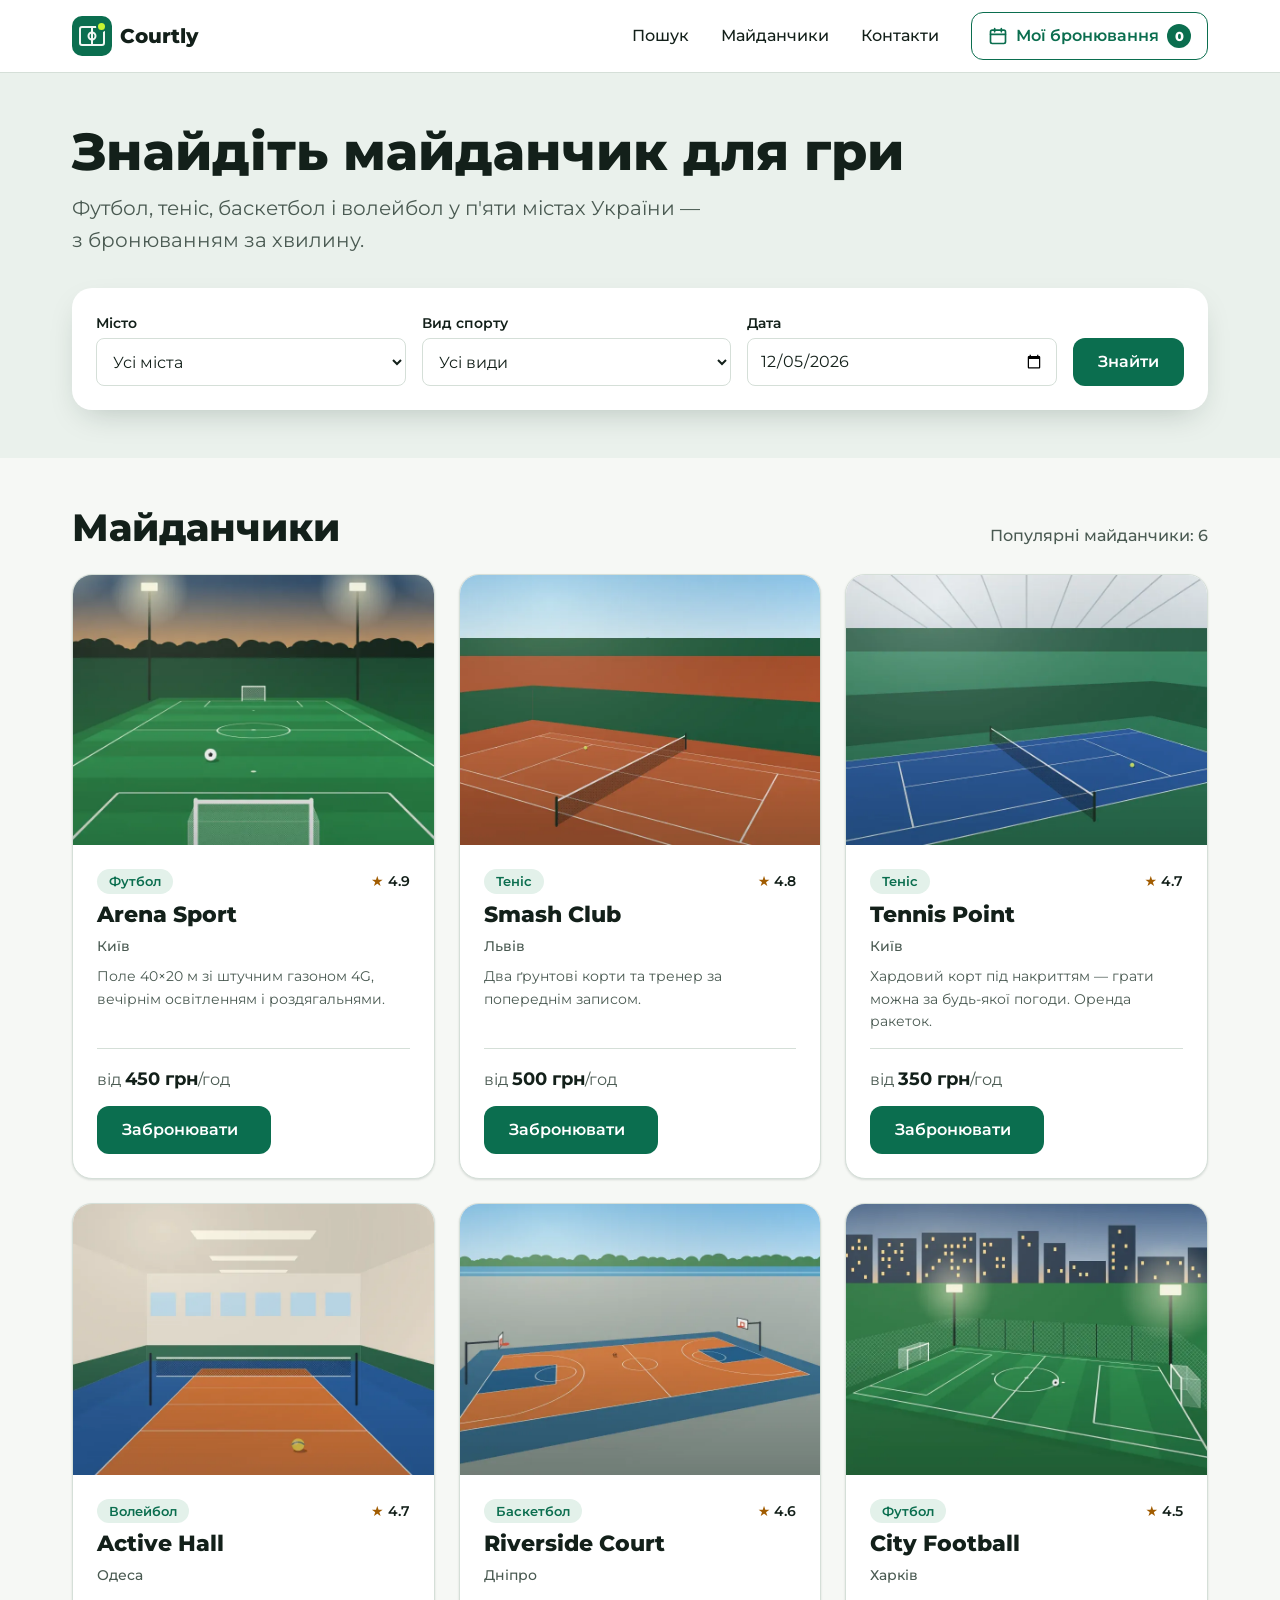
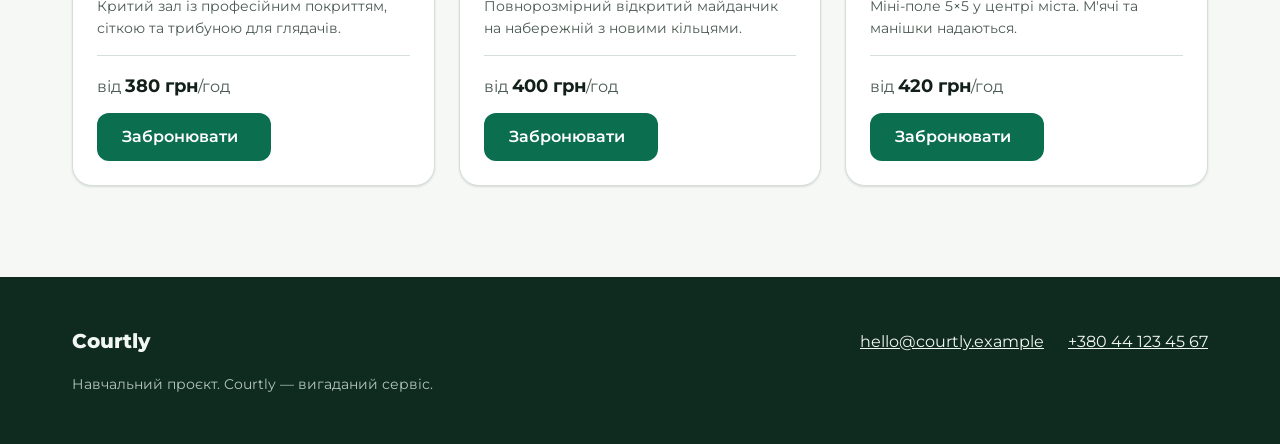
<file: lab-10/index.html>
<!doctype html>
<html lang="uk">
<head>
  <meta charset="utf-8">
  <meta name="viewport" content="width=device-width, initial-scale=1">
  <title>Courtly — пошук і бронювання спортивних майданчиків</title>
  <meta name="description" content="Знайдіть і забронюйте футбольне поле, тенісний корт, баскетбольний чи волейбольний майданчик у п'яти містах України.">
  <link rel="icon" href="img/favicon.svg" type="image/svg+xml">
  <link rel="preconnect" href="https://fonts.googleapis.com">
  <link rel="preconnect" href="https://fonts.gstatic.com" crossorigin>
  <link rel="stylesheet" href="https://fonts.googleapis.com/css2?family=Montserrat:wght@400..800&display=swap">
  <link rel="stylesheet" href="css/tokens.css">
  <link rel="stylesheet" href="css/styles.css">
  <script type="module" src="js/main.js"></script>
</head>
<body>
  <a class="skip-link" href="#main">Перейти до змісту</a>

  <header class="site-header">
    <div class="container site-header__inner">
      <a class="logo" href="./">
        <img src="img/logo-mark.svg" alt="" width="40" height="40">
        <span>Courtly</span>
      </a>

      <nav class="site-nav" id="site-nav" aria-label="Основна навігація">
        <ul class="site-nav__list">
          <li><a href="#search">Пошук</a></li>
          <li><a href="#venues">Майданчики</a></li>
          <li><a href="#contacts">Контакти</a></li>
        </ul>
      </nav>

      <button class="button button--outline bookings-toggle" type="button">
        <svg width="20" height="20" viewBox="0 0 24 24" aria-hidden="true" focusable="false">
          <rect x="3" y="5" width="18" height="16" rx="2" fill="none" stroke="currentColor" stroke-width="2"/>
          <path d="M3 10h18M8 3v4M16 3v4" stroke="currentColor" stroke-width="2" stroke-linecap="round"/>
        </svg>
        <span class="bookings-toggle__label">Мої бронювання</span>
        <span class="badge" id="bookings-count">0</span>
      </button>

      <button class="menu-toggle" type="button" aria-expanded="false" aria-controls="site-nav">
        <span class="visually-hidden">Меню</span>
        <svg width="24" height="24" viewBox="0 0 24 24" aria-hidden="true" focusable="false">
          <path d="M4 7h16M4 12h16M4 17h16" stroke="currentColor" stroke-width="2" stroke-linecap="round"/>
        </svg>
      </button>
    </div>
  </header>

  <main id="main">
    <section class="search" id="search" aria-labelledby="search-title">
      <div class="container">
        <h1 id="search-title">Знайдіть майданчик для гри</h1>
        <p class="lead">Футбол, теніс, баскетбол і волейбол у п'яти містах України — з бронюванням за хвилину.</p>

        <form class="search-form" id="search-form">
          <div class="field">
            <label for="city">Місто</label>
            <select id="city" name="city">
              <option value="">Усі міста</option>
              <option>Київ</option>
              <option>Львів</option>
              <option>Одеса</option>
              <option>Харків</option>
              <option>Дніпро</option>
            </select>
          </div>

          <div class="field">
            <label for="sport">Вид спорту</label>
            <select id="sport" name="sport">
              <option value="">Усі види</option>
              <option>Футбол</option>
              <option>Теніс</option>
              <option>Баскетбол</option>
              <option>Волейбол</option>
            </select>
          </div>

          <div class="field">
            <label for="date">Дата</label>
            <input id="date" name="date" type="date" required>
          </div>

          <button class="button button--primary search-form__submit" type="submit">Знайти</button>
        </form>
      </div>
    </section>

    <section class="results" id="venues" aria-labelledby="venues-title">
      <div class="container">
        <div class="results__head">
          <h2 id="venues-title">Майданчики</h2>
          <p class="results__status" id="status" role="status">Завантаження…</p>
        </div>
        <div class="results__grid" id="results" aria-busy="true"></div>
      </div>
    </section>
  </main>

  <footer class="site-footer" id="contacts">
    <div class="container site-footer__inner">
      <p class="site-footer__brand">Courtly</p>
      <ul class="site-footer__contacts">
        <li><a href="mailto:hello@courtly.example">hello@courtly.example</a></li>
        <li><a href="tel:+380441234567">+380 44 123 45 67</a></li>
      </ul>
      <p class="site-footer__note">Навчальний проєкт. Courtly — вигаданий сервіс.</p>
    </div>
  </footer>

  <dialog class="dialog" id="booking-dialog" aria-labelledby="booking-title">
    <form class="booking-form" id="booking-form">
      <h2 class="dialog__title" id="booking-title" data-field="name"></h2>
      <p class="dialog__meta" data-field="place"></p>

      <dl class="booking-form__summary">
        <div>
          <dt>Дата</dt>
          <dd data-field="date"></dd>
        </div>
      </dl>

      <div class="booking-form__fields">
        <div class="field">
          <label for="booking-time">Початок</label>
          <select id="booking-time" name="time">
            <option>08:00</option>
            <option>09:00</option>
            <option>10:00</option>
            <option>11:00</option>
            <option>12:00</option>
            <option>13:00</option>
            <option>14:00</option>
            <option>15:00</option>
            <option>16:00</option>
            <option>17:00</option>
            <option selected>18:00</option>
            <option>19:00</option>
            <option>20:00</option>
            <option>21:00</option>
          </select>
        </div>

        <div class="field">
          <label for="booking-hours">Тривалість</label>
          <select id="booking-hours" name="hours">
            <option value="1">1 година</option>
            <option value="2">2 години</option>
            <option value="3">3 години</option>
          </select>
        </div>
      </div>

      <p class="booking-form__total">До сплати: <strong data-field="total"></strong></p>

      <div class="dialog__actions">
        <button class="button button--outline" type="button" data-action="cancel">Скасувати</button>
        <button class="button button--primary" type="submit">Підтвердити</button>
      </div>
    </form>
  </dialog>

  <dialog class="dialog" id="bookings-dialog" aria-labelledby="bookings-title">
    <h2 class="dialog__title" id="bookings-title">Мої бронювання</h2>
    <ul class="bookings-list" id="bookings-list"></ul>
    <p class="bookings-empty" id="bookings-empty">Бронювань ще немає.</p>
    <div class="dialog__actions">
      <button class="button button--outline" type="button" data-action="close">Закрити</button>
    </div>
  </dialog>
</body>
</html>
</file>
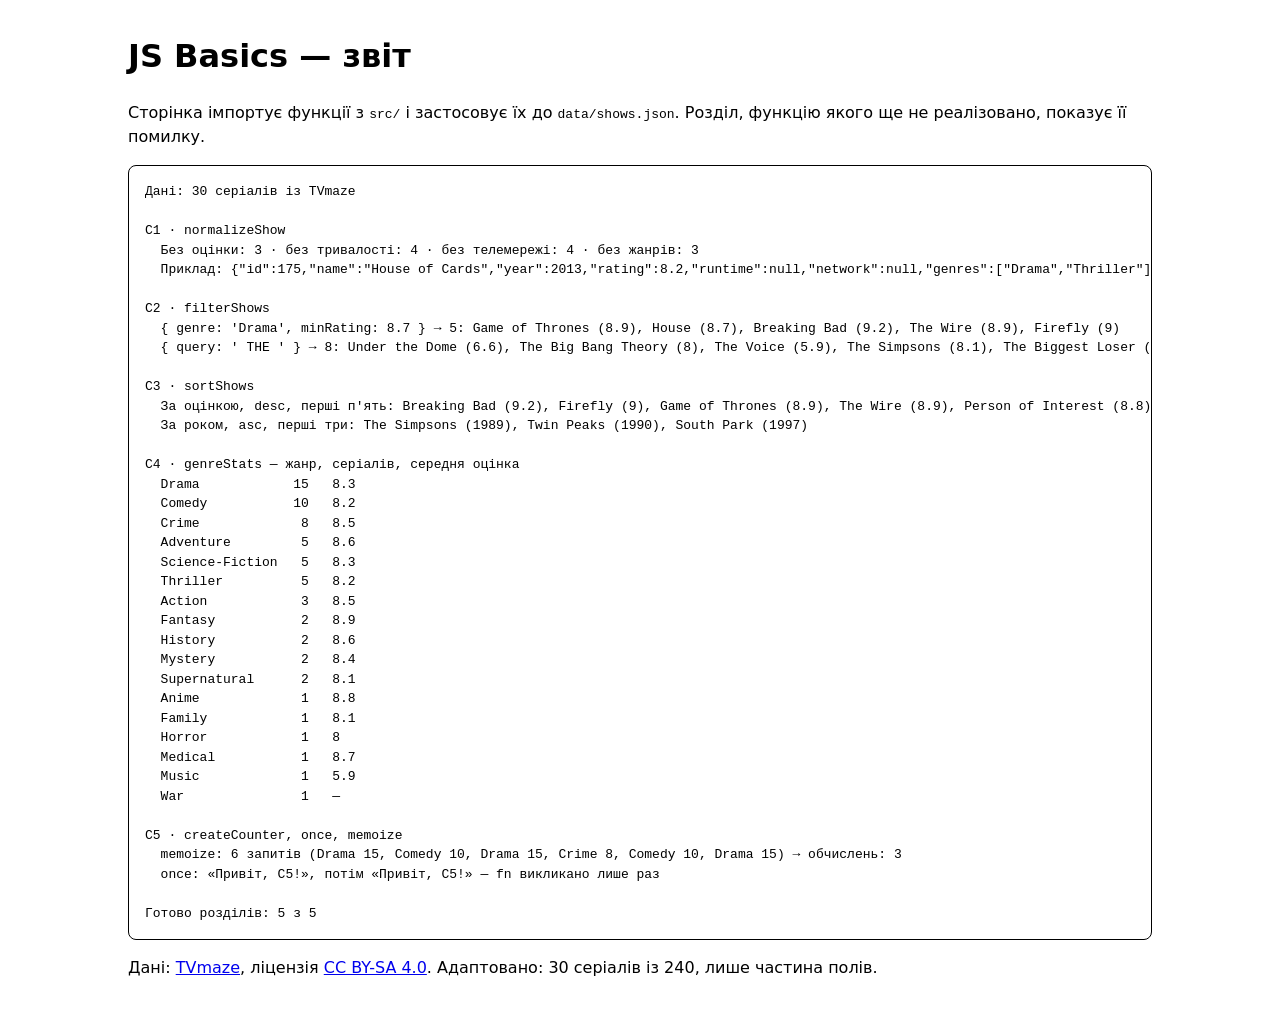
<file: lab-8/index.html>
<!doctype html>
<html lang="uk">
  <head>
    <meta charset="utf-8" />
    <meta name="viewport" content="width=device-width, initial-scale=1" />
    <title>JS Basics — звіт</title>
    <link rel="icon" href="data:," />
    <style>
      :root {
        color-scheme: light dark;
        font-family: system-ui, sans-serif;
        line-height: 1.5;
      }
      body {
        max-width: 64rem;
        margin: 2rem auto;
        padding: 0 1rem;
      }
      pre {
        padding: 1rem;
        overflow-x: auto;
        border: 1px solid;
        border-radius: 0.5rem;
      }
    </style>
    <script type="module" src="main.js"></script>
  </head>
  <body>
    <h1>JS Basics — звіт</h1>
    <p>
      Сторінка імпортує функції з <code>src/</code> і застосовує їх до <code>data/shows.json</code>.
      Розділ, функцію якого ще не реалізовано, показує її помилку.
    </p>
    <pre id="report">
Звіт не згенеровано: main.js не виконався.
Відкрийте Console (F12). Якщо адреса сторінки починається з file://,
відкрийте її через Live Preview (див. README.md).</pre>
    <footer>
      <p>
        Дані: <a href="https://www.tvmaze.com">TVmaze</a>, ліцензія
        <a href="https://creativecommons.org/licenses/by-sa/4.0/">CC BY-SA 4.0</a>. Адаптовано: 30
        серіалів із 240, лише частина полів.
      </p>
    </footer>
  </body>
</html>
</file>
<file: lab-10/css/tokens.css>
/*
 * Courtly — design tokens.
 *
 * Скопіюйте цей блок на початок власного CSS. Назви змінних можна змінювати,
 * значення — ні: вони відповідають макету, а пари «текст / фон» нижче
 * перевірені на контраст WCAG 2.2 AA.
 *
 * Шрифт: Montserrat (variable, 400–800) з підмножинами latin + cyrillic.
 */
:root {
  /* ---------- Colors ---------- */
  --color-primary: #0b6e4f;          /* кнопки, посилання, акценти */
  --color-primary-hover: #085a40;
  --color-primary-soft: #e3f1ea;     /* фон чипів «вид спорту» */
  --color-accent: #c6f432;           /* лайм: CTA на темному фоні, номери кроків */
  --color-accent-hover: #b3e01f;

  --color-background: #f6f8f5;       /* фон сторінки */
  --color-surface: #ffffff;          /* картки, форма, header */
  --color-surface-alt: #eaf1ec;      /* секція «Як це працює» */
  --color-border: #d5dfd8;

  --color-text: #13201a;             /* основний текст */
  --color-text-muted: #4a5a52;       /* описи, підписи */

  --color-dark: #0f2a1f;             /* фон Final CTA та footer */
  --color-on-dark: #f1f7f3;
  --color-on-dark-muted: #b4c7bb;

  --color-rating: #a15c00;           /* зірка рейтингу */
  --color-focus: #0b6e4f;            /* на темних секціях перевизначити на --color-accent */

  /* ---------- Typography ---------- */
  --font-family-base: "Montserrat", system-ui, -apple-system, "Segoe UI", sans-serif;

  --font-weight-regular: 400;
  --font-weight-medium: 500;
  --font-weight-semibold: 600;
  --font-weight-bold: 800;

  /* Fluid: лінійно між viewport 375px і 1440px */
  --font-size-h1: clamp(2rem, 1.472rem + 2.254vw, 3.5rem);        /* 32 → 56px */
  --font-size-h2: clamp(1.625rem, 1.317rem + 1.315vw, 2.5rem);    /* 26 → 40px */
  --font-size-h3: clamp(1.1875rem, 1.121rem + 0.282vw, 1.375rem); /* 19 → 22px */
  --font-size-lead: clamp(1.0625rem, 0.996rem + 0.282vw, 1.25rem); /* 17 → 20px */
  --font-size-base: 1rem;            /* 16px */
  --font-size-small: 0.875rem;       /* 14px */
  --font-size-xs: 0.8125rem;         /* 13px: чипи, eyebrow */

  --line-height-tight: 1.15;         /* заголовки */
  --line-height-base: 1.6;           /* текст */

  /* ---------- Spacing (крок 4px) ---------- */
  --space-2xs: 0.25rem;  /*  4px */
  --space-xs: 0.5rem;    /*  8px */
  --space-sm: 0.75rem;   /* 12px */
  --space-md: 1rem;      /* 16px */
  --space-lg: 1.5rem;    /* 24px */
  --space-xl: 2rem;      /* 32px */
  --space-2xl: 3rem;     /* 48px */
  --space-3xl: 4rem;     /* 64px */
  --space-section: clamp(3.5rem, 2.5rem + 4vw, 6rem); /* вертикальний відступ секцій */

  /* ---------- Layout ---------- */
  --container-max: 75rem;                              /* 1200px */
  --container-gutter: clamp(1rem, 0.5rem + 2vw, 2rem); /* 16 → 32px */
  --header-height: 4.5rem;                             /* 72px */
  --control-height: 3rem;                              /* 48px: кнопки та поля */

  /* ---------- Shape & depth ---------- */
  --radius-sm: 0.5rem;   /*  8px: поля, чипи */
  --radius-md: 0.75rem;  /* 12px: кнопки */
  --radius-lg: 1.25rem;  /* 20px: картки, зображення, CTA */
  --radius-pill: 999px;

  --border-width: 1px;
  --shadow-sm: 0 1px 2px rgb(15 42 31 / 0.06), 0 1px 3px rgb(15 42 31 / 0.08);
  --shadow-md: 0 12px 32px -12px rgb(15 42 31 / 0.25);

  --transition-fast: 150ms ease;
}
</file>
<file: lab-10/css/styles.css>
/* Courtly Booking — styles. Values come from tokens.css. */

*,
*::before,
*::after {
  box-sizing: border-box;
}

body {
  margin: 0;
  font-family: var(--font-family-base);
  font-size: var(--font-size-base);
  line-height: var(--line-height-base);
  color: var(--color-text);
  background: var(--color-background);
}

h1,
h2,
h3 {
  margin: 0;
  line-height: var(--line-height-tight);
  font-weight: var(--font-weight-bold);
}

h1 { font-size: var(--font-size-h1); }
h2 { font-size: var(--font-size-h2); }
h3 { font-size: var(--font-size-h3); }

img {
  max-width: 100%;
  height: auto;
}

a {
  color: var(--color-primary);
}

:focus-visible {
  outline: 3px solid var(--color-focus);
  outline-offset: 2px;
}

.container {
  max-width: var(--container-max);
  margin-inline: auto;
  padding-inline: var(--container-gutter);
}

.visually-hidden {
  position: absolute;
  width: 1px;
  height: 1px;
  margin: -1px;
  padding: 0;
  overflow: hidden;
  clip: rect(0 0 0 0);
  white-space: nowrap;
  border: 0;
}

.skip-link {
  position: absolute;
  top: var(--space-xs);
  left: var(--space-xs);
  z-index: 100;
  padding: var(--space-xs) var(--space-md);
  border-radius: var(--radius-sm);
  background: var(--color-surface);
  transform: translateY(-200%);
}

.skip-link:focus {
  transform: none;
}

/* ---------- Buttons, chips ---------- */

.button {
  display: inline-flex;
  align-items: center;
  justify-content: center;
  gap: var(--space-xs);
  min-height: var(--control-height);
  padding: 0 var(--space-lg);
  border: var(--border-width) solid transparent;
  border-radius: var(--radius-md);
  font: inherit;
  font-weight: var(--font-weight-semibold);
  cursor: pointer;
  transition: background-color var(--transition-fast), color var(--transition-fast);
}

.button--primary {
  background: var(--color-primary);
  color: var(--color-surface);
}

.button--primary:hover {
  background: var(--color-primary-hover);
}

.button--outline {
  background: var(--color-surface);
  border-color: var(--color-primary);
  color: var(--color-primary);
}

.button--outline:hover {
  background: var(--color-primary-soft);
}

.chip {
  padding: 0.125rem var(--space-sm);
  border-radius: var(--radius-pill);
  background: var(--color-primary-soft);
  color: var(--color-primary);
  font-size: var(--font-size-xs);
  font-weight: var(--font-weight-semibold);
}

.badge {
  display: inline-grid;
  place-items: center;
  min-width: 1.5rem;
  height: 1.5rem;
  padding-inline: 0.375rem;
  border-radius: var(--radius-pill);
  background: var(--color-primary);
  color: var(--color-surface);
  font-size: var(--font-size-xs);
  font-weight: var(--font-weight-bold);
}

/* ---------- Header ---------- */

.site-header {
  position: sticky;
  top: 0;
  z-index: 10;
  background: var(--color-surface);
  border-bottom: var(--border-width) solid var(--color-border);
}

.site-header__inner {
  position: relative;
  display: flex;
  align-items: center;
  gap: var(--space-sm);
  min-height: var(--header-height);
}

.logo {
  display: inline-flex;
  align-items: center;
  gap: var(--space-xs);
  margin-right: auto;
  color: var(--color-text);
  font-size: 1.25rem;
  font-weight: var(--font-weight-bold);
  text-decoration: none;
}

.bookings-toggle {
  padding-inline: var(--space-sm);
}

.bookings-toggle__label {
  position: absolute;
  width: 1px;
  height: 1px;
  overflow: hidden;
  clip: rect(0 0 0 0);
  white-space: nowrap;
}

.menu-toggle {
  display: inline-grid;
  place-items: center;
  width: var(--control-height);
  height: var(--control-height);
  padding: 0;
  border: var(--border-width) solid var(--color-border);
  border-radius: var(--radius-md);
  background: var(--color-surface);
  color: var(--color-text);
  cursor: pointer;
}

.site-nav {
  display: none;
}

.site-nav.is-open {
  display: block;
  position: absolute;
  top: 100%;
  left: 0;
  right: 0;
  padding: var(--space-sm) var(--container-gutter) var(--space-lg);
  background: var(--color-surface);
  border-bottom: var(--border-width) solid var(--color-border);
  box-shadow: var(--shadow-md);
}

.site-nav__list {
  display: flex;
  flex-direction: column;
  gap: var(--space-2xs);
  margin: 0;
  padding: 0;
  list-style: none;
}

.site-nav__list a {
  display: block;
  padding: var(--space-xs) 0;
  color: var(--color-text);
  font-weight: var(--font-weight-medium);
  text-decoration: none;
}

.site-nav__list a:hover {
  color: var(--color-primary);
}

/* ---------- Search ---------- */

.search {
  padding-block: var(--space-2xl);
  background: var(--color-surface-alt);
}

.lead {
  max-width: 40rem;
  margin: var(--space-sm) 0 0;
  color: var(--color-text-muted);
  font-size: var(--font-size-lead);
}

.search-form {
  display: grid;
  gap: var(--space-md);
  margin-top: var(--space-xl);
  padding: var(--space-lg);
  border-radius: var(--radius-lg);
  background: var(--color-surface);
  box-shadow: var(--shadow-md);
}

.field {
  display: flex;
  flex-direction: column;
  gap: var(--space-2xs);
}

.field label {
  font-size: var(--font-size-small);
  font-weight: var(--font-weight-semibold);
}

.field select,
.field input {
  min-height: var(--control-height);
  padding: 0 var(--space-sm);
  border: var(--border-width) solid var(--color-border);
  border-radius: var(--radius-sm);
  background: var(--color-surface);
  color: var(--color-text);
  font: inherit;
}

.search-form__submit {
  align-self: end;
}

/* ---------- Results ---------- */

.results {
  padding-block: var(--space-2xl) var(--space-section);
}

.results__head {
  display: flex;
  flex-wrap: wrap;
  align-items: baseline;
  justify-content: space-between;
  gap: var(--space-xs) var(--space-lg);
  margin-bottom: var(--space-lg);
}

.results__status {
  margin: 0;
  color: var(--color-text-muted);
  font-weight: var(--font-weight-medium);
}

.results__grid {
  display: grid;
  gap: var(--space-lg);
  transition: opacity var(--transition-fast);
}

.results__grid[aria-busy="true"] {
  opacity: 0.55;
}

.venue-card {
  display: flex;
  flex-direction: column;
  overflow: hidden;
  border: var(--border-width) solid var(--color-border);
  border-radius: var(--radius-lg);
  background: var(--color-surface);
  box-shadow: var(--shadow-sm);
}

.venue-card__image {
  display: block;
  width: 100%;
  aspect-ratio: 4 / 3;
  object-fit: cover;
}

.venue-card__body {
  display: flex;
  flex: 1;
  flex-direction: column;
  gap: var(--space-xs);
  padding: var(--space-lg);
}

.venue-card__meta {
  display: flex;
  align-items: center;
  justify-content: space-between;
}

.rating {
  font-size: var(--font-size-small);
  font-weight: var(--font-weight-semibold);
}

.rating [aria-hidden] {
  color: var(--color-rating);
}

.venue-card__city {
  margin: 0;
  color: var(--color-text-muted);
  font-size: var(--font-size-small);
  font-weight: var(--font-weight-medium);
}

.venue-card__text {
  flex: 1;
  margin: 0;
  color: var(--color-text-muted);
  font-size: var(--font-size-small);
}

.venue-card__footer {
  display: flex;
  flex-wrap: wrap;
  align-items: center;
  justify-content: space-between;
  gap: var(--space-sm);
  margin-top: var(--space-xs);
  padding-top: var(--space-md);
  border-top: var(--border-width) solid var(--color-border);
}

.price {
  margin: 0;
  color: var(--color-text-muted);
}

.price strong {
  color: var(--color-text);
  font-size: 1.125rem;
}

/* ---------- Dialogs ---------- */

.dialog {
  width: min(28rem, 100% - 2 * var(--container-gutter));
  padding: var(--space-xl);
  border: 0;
  border-radius: var(--radius-lg);
  background: var(--color-surface);
  color: var(--color-text);
  box-shadow: var(--shadow-md);
}

.dialog__title {
  font-size: 1.5rem;
}

.dialog::backdrop {
  background: rgb(15 42 31 / 0.55);
}

.dialog__meta {
  margin: var(--space-2xs) 0 0;
  color: var(--color-text-muted);
}

.dialog__actions {
  display: flex;
  flex-wrap: wrap;
  justify-content: flex-end;
  gap: var(--space-sm);
  margin-top: var(--space-xl);
}

.booking-form__summary {
  margin: var(--space-lg) 0;
}

.booking-form__summary div {
  display: flex;
  justify-content: space-between;
  gap: var(--space-md);
}

.booking-form__summary dt {
  color: var(--color-text-muted);
}

.booking-form__summary dd {
  margin: 0;
  font-weight: var(--font-weight-semibold);
}

.booking-form__fields {
  display: grid;
  grid-template-columns: 1fr 1fr;
  gap: var(--space-md);
}

.booking-form__total {
  margin: var(--space-lg) 0 0;
  font-size: 1.125rem;
}

.bookings-list {
  display: grid;
  gap: var(--space-sm);
  margin: var(--space-lg) 0 0;
  padding: 0;
  list-style: none;
}

.bookings-list__item {
  display: grid;
  gap: var(--space-2xs);
  padding-bottom: var(--space-sm);
  border-bottom: var(--border-width) solid var(--color-border);
  font-size: var(--font-size-small);
}

.bookings-list__total {
  font-weight: var(--font-weight-semibold);
}

.bookings-empty {
  margin: var(--space-lg) 0 0;
  color: var(--color-text-muted);
}

/* ---------- Footer ---------- */

.site-footer {
  --color-focus: var(--color-accent);
  padding-block: var(--space-2xl);
  background: var(--color-dark);
  color: var(--color-on-dark);
}

.site-footer__inner {
  display: flex;
  flex-wrap: wrap;
  align-items: center;
  justify-content: space-between;
  gap: var(--space-md) var(--space-xl);
}

.site-footer__brand {
  margin: 0;
  font-size: 1.25rem;
  font-weight: var(--font-weight-bold);
}

.site-footer__contacts {
  display: flex;
  flex-wrap: wrap;
  gap: var(--space-xs) var(--space-lg);
  margin: 0;
  padding: 0;
  list-style: none;
}

.site-footer__contacts a {
  color: var(--color-on-dark);
}

.site-footer__note {
  width: 100%;
  margin: 0;
  color: var(--color-on-dark-muted);
  font-size: var(--font-size-small);
}

/* ---------- 640px+ ---------- */

@media (min-width: 40rem) {
  .bookings-toggle {
    padding-inline: var(--space-md);
  }

  .bookings-toggle__label {
    position: static;
    width: auto;
    height: auto;
    overflow: visible;
    clip: auto;
  }

  .search-form {
    grid-template-columns: 1fr 1fr;
  }

  .results__grid {
    grid-template-columns: repeat(2, 1fr);
  }
}

/* ---------- 1024px+ ---------- */

@media (min-width: 64rem) {
  .menu-toggle {
    display: none;
  }

  .site-nav,
  .site-nav.is-open {
    display: block;
    position: static;
    padding: 0;
    border: 0;
    box-shadow: none;
  }

  .site-nav__list {
    flex-direction: row;
    gap: var(--space-xl);
  }

  .site-header__inner {
    gap: var(--space-xl);
  }

  .search-form {
    grid-template-columns: 1fr 1fr 1fr auto;
    align-items: end;
  }

  .results__grid {
    grid-template-columns: repeat(3, 1fr);
  }
}
</file>
